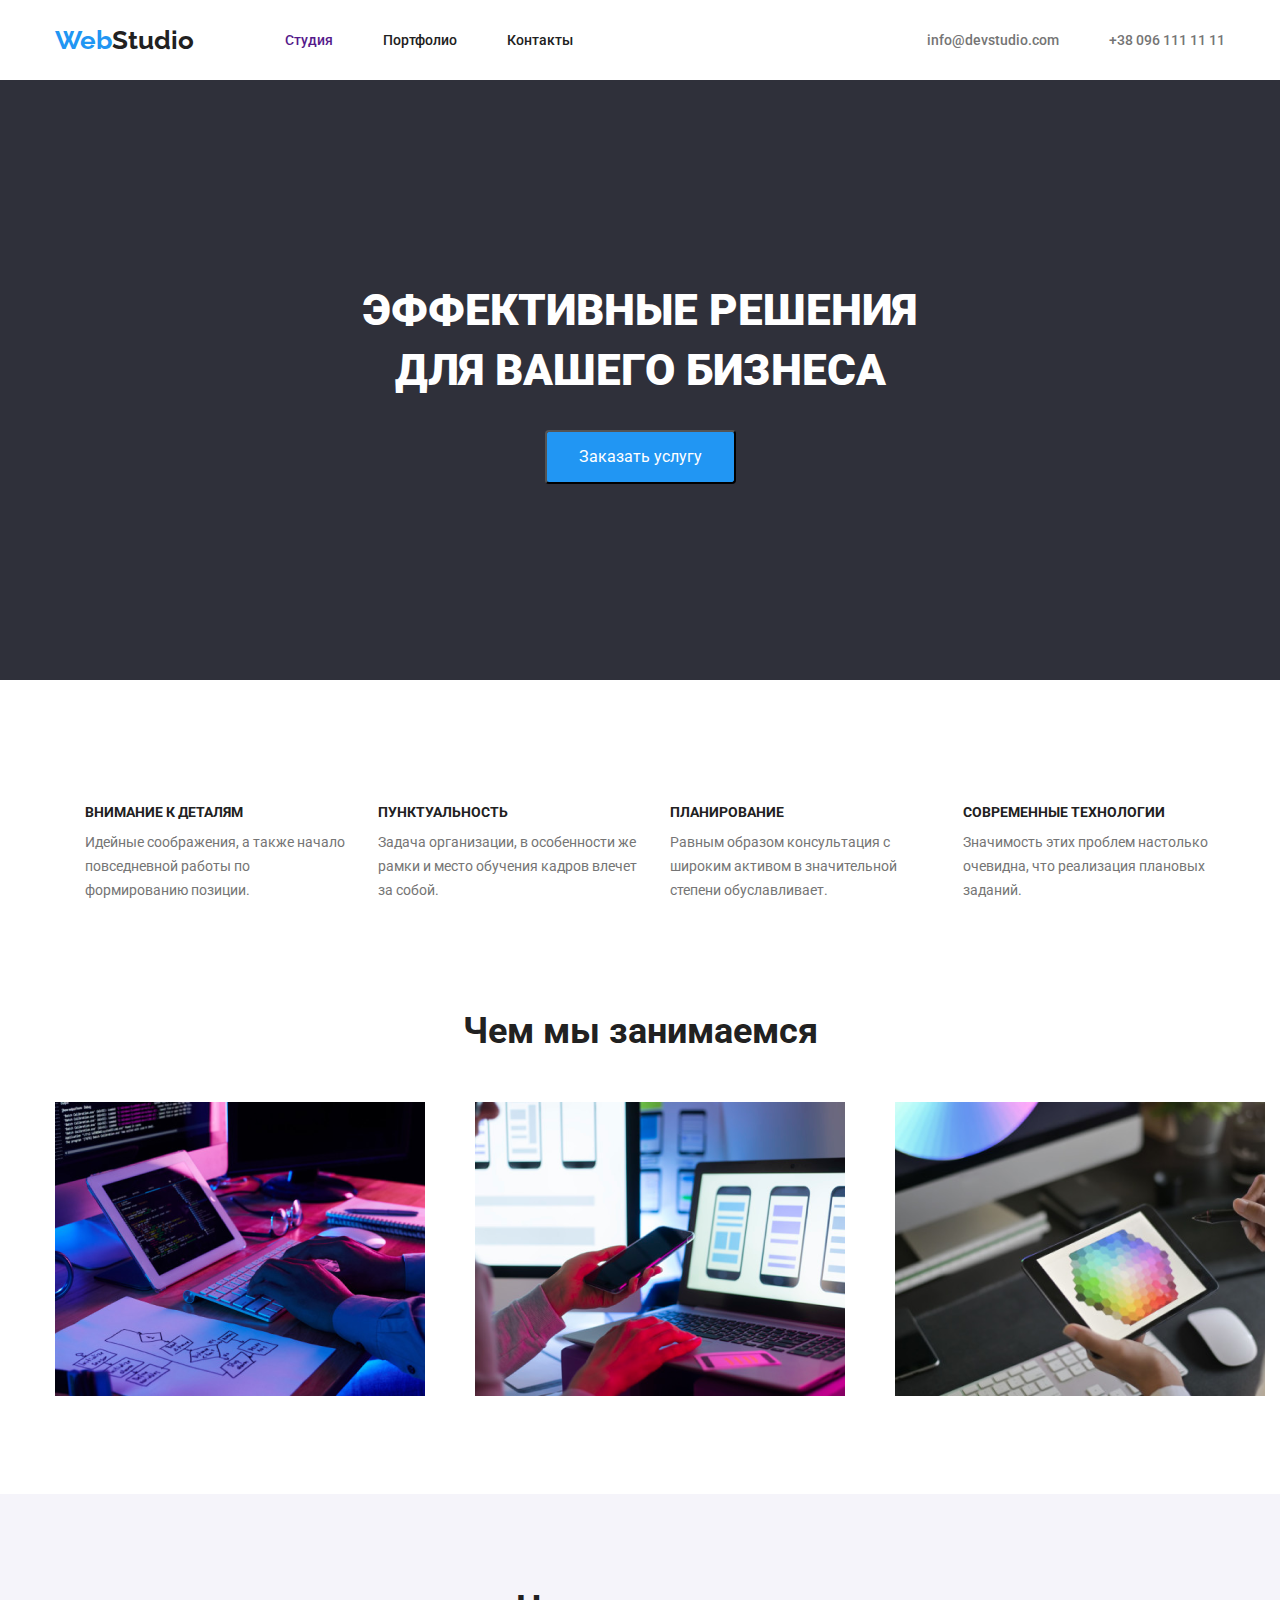
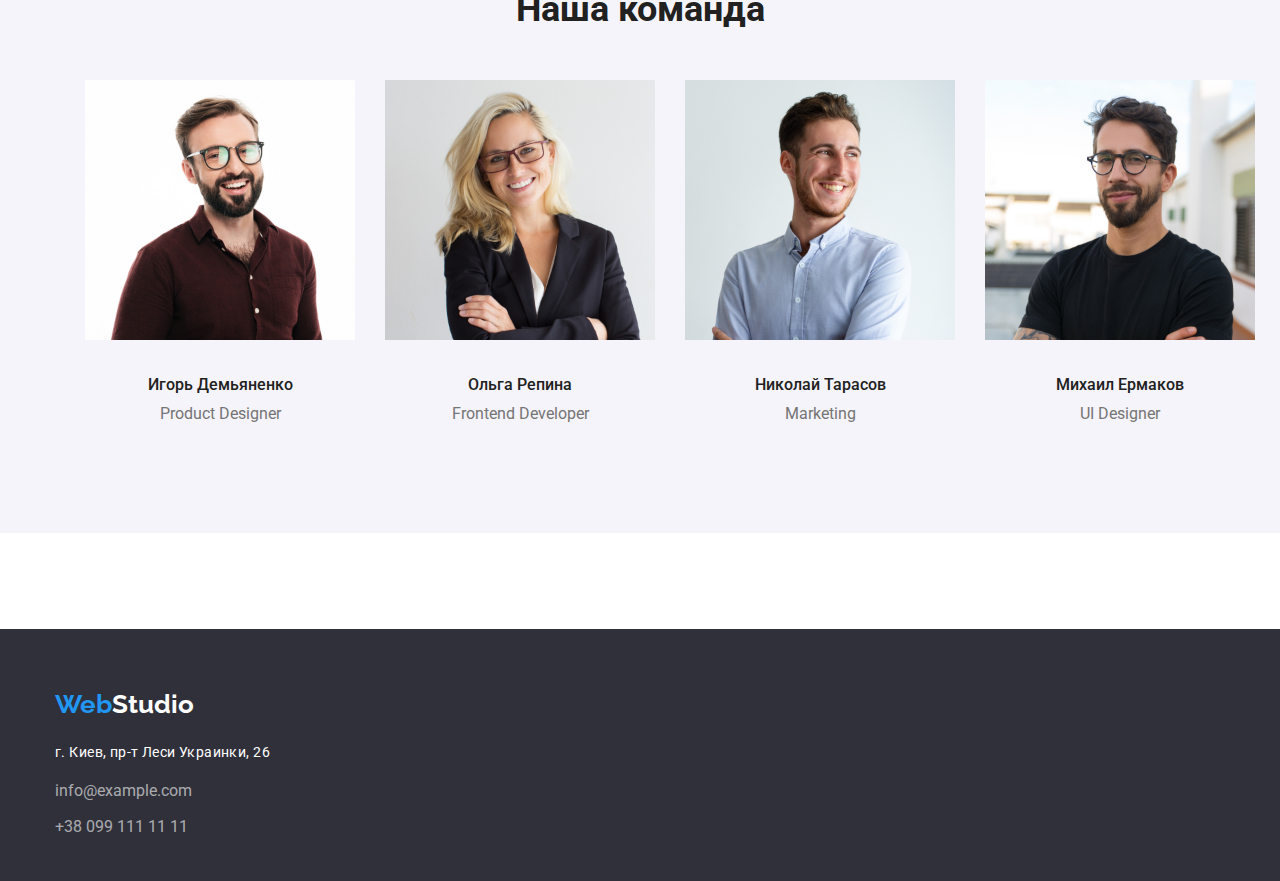
<file: index.html>
<!DOCTYPE html>
<html lang="en">
<head>
    <meta charset="UTF-8">
    <meta name="viewport" content="width=device-width, initial-scale=1.0">
    <title>Document</title>
    <link rel="stylesheet" href="https://cdnjs.cloudflare.com/ajax/libs/modern-normalize/1.0.0/modern-normalize.min.css">
    <link rel="stylesheet" href="https://cdnjs.cloudflare.com/ajax/libs/modern-normalize/1.0.0/modern-normalize.css">
    <link rel="preconnect" href="https://fonts.gstatic.com">
    <link href="https://fonts.googleapis.com/css2?family=Raleway:wght@400;700&family=Roboto:wght@400;500;700;900&display=swap" rel="stylesheet">
    <link rel="stylesheet" href="./styles.css">
</head>
<body>
  
  <header>
    <div class="container">
   <nav class="main-nav">
      <a href=""><span class="logo" >Web</span><span class="logo-page">Studio</span></a>
   <ul class="site-nav">
       <li class="item"><a class="change-color.current" href="">Студия</a></li>  
       <li class="item"><a class="change-color" href="./portfolio.html">Портфолио</a></li>  
       <li class="item"><a class="change-color" href="">Контакты</a></li>  
  </ul> 
  
  <ul class="site-too">
    <li class="item"><a class="change-color-mail" href="mailto:info@devstudio.com">info@devstudio.com</a></li>  
    <li class="item"><a class="change-color-mail" href="tel:+380961111111">+38 096 111 11 11</a></li>  
 </ul> 
   </nav>
  </div>
 </header>

 
 <!--секция-->
<main>
  
<section class="graybackground-page">
  <div class="container">
    <div class="conteiner-zagol">
     <h1 class="main-text">ЭФФЕКТИВНЫЕ РЕШЕНИЯ <br> ДЛЯ ВАШЕГО БИЗНЕСА</h1></div>
     <div class="button-radi"><button class="button">Заказать услугу</button></div>
    </div>
</section>

 <!--секция2-->
 
 <section class="box-infor">
   <div class="container">
 <ul class="information-menu">
   <div class="info">
   <li><h3 class="information">Внимание к деталям</h3>
    <p class="information-text">Идейные соображения, а также начало повседневной работы по формированию позиции.</p></li></div>
    <div class="info">
    <li><h3 class="information">Пунктуальность</h3> 
    <p class="information-text">Задача организации, в особенности же рамки и место обучения кадров влечет за собой.</p></li></div>
    <div class="info">
   <li><h3 class="information">Планирование</h3> 
    <p class="information-text">Равным образом консультация с широким активом в значительной степени обуславливает.</p></li></div>
    <div class="info">
   <li><h3 class="information">Современные технологии</h3> 
    <p class="information-text"> Значимость этих проблем настолько очевидна, что реализация плановых заданий.</p></li></div>
</ul>
</div>
</section>


 <!--секция3-->
 
   <section class="box-prez">
  <div class="container">
  <div class="cont-box">
   <h2 class="presentation">Чем мы занимаемся</h2>
   <ul class="present-box">
    <li class="box-item"><img src="./img/img.png" alt="Человек набирает текст" width="370" ></li> 
    <li class="box-item"><img src="./img/img(1).png" alt="человек держит телефон" width="370"></li> 
    <li class="box-item"><img src="./img/img(2).png" alt="человек держит планшет" width="370"></li> 
  </ul>
  </div>
  </div>
  </section>

 <!--секция4-->
   <section class="comanda">
     <div class="container">
    <h2 class="presentation">Наша команда</h2>
 <ul class="comanda-present">
    <li class="com-pres"><img src="./img/img4.jpg" alt="фото Игорь Демьяненко" width="270">
     <h3 class="presentation-name">Игорь Демьяненко</h3> 
     <p class="presentation-prof">Product Designer</p></li>
    
     <li class="com-pres"><img src="./img/img5.jpg" alt="фото Ольга Репина" width="270">
      <h3 class="presentation-name">Ольга Репина</h3> 
      <p class="presentation-prof">Frontend Developer</p></li>
    
     <li class="com-pres"><img src="./img/img6.jpg" alt="фото Николай Тарасов" width="270">
      <h3 class="presentation-name">Николай Тарасов</h3> 
      <p class="presentation-prof">Marketing</p></li> 
     
     <li class="com-pres"><img src="./img/img7.jpg" alt="фото Михаил Ермаков" width="270">
      <h3 class="presentation-name">Михаил Ермаков</h3> 
      <p class="presentation-prof">UI Designer</p></li>
 </ul>
 </div>
  </section>
</main>
   <!--секция5-->
<footer class="graybackground">
    <div class="gray-footer">
    <div class="container">
    <div class="conteiner-footer">
    <a href=""><span class="logo">Web</span><span class="logo-page-too">Studio</span></a>
      <address class="contactable">г. Киев, пр-т Леси Украинки, 26</address>
     <ul class="foter-li">
     <li class="foter-li"><a class="contactable-info" href="mailto:info@example.com">info@example.com</a></li> 
     <li class="foter-li"><a class="contactable-info" href="tel:+380991111111">+38 099 111 11 11</a></li>
     </ul>
    </div>
    </div>
    </div>
</footer>

</body>
</html>
</file>
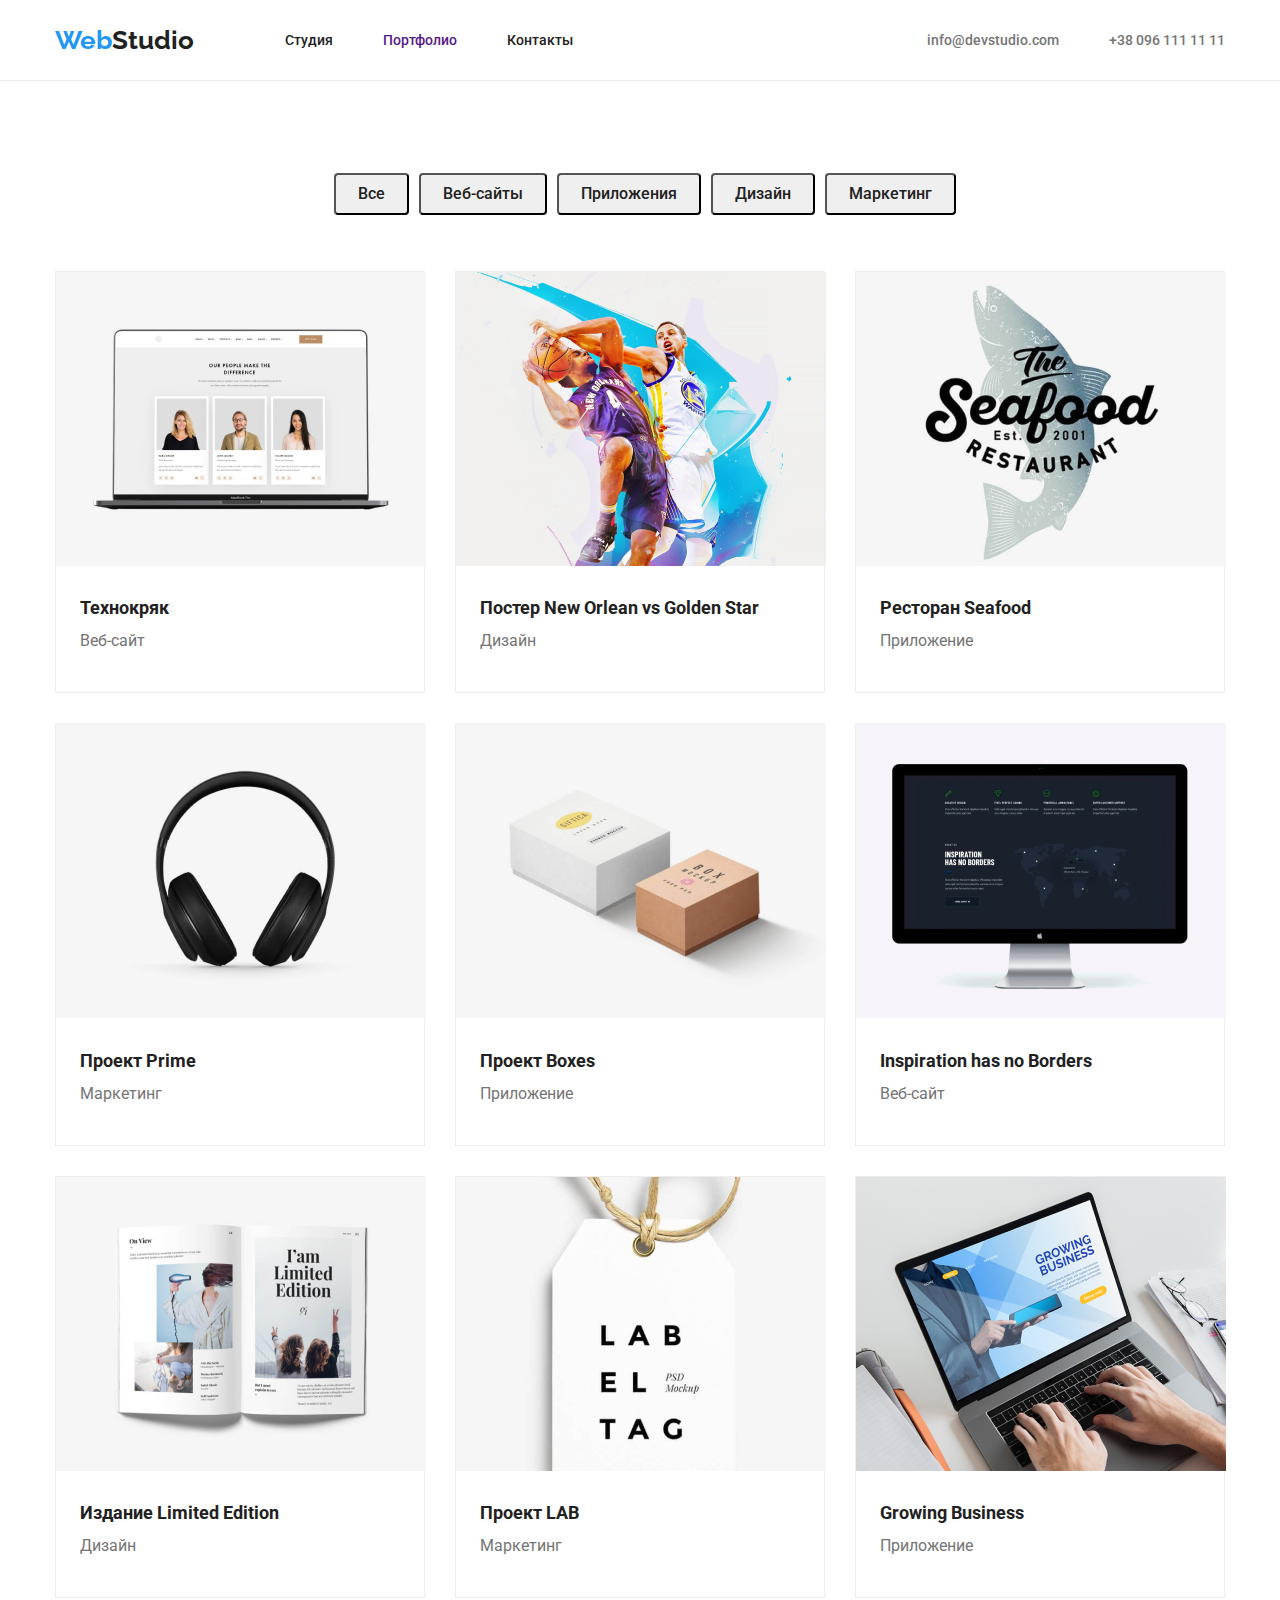
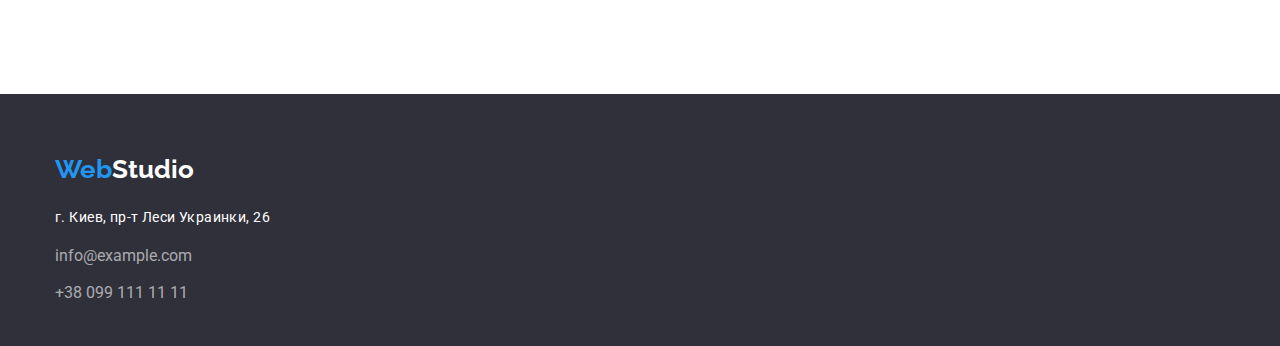
<file: portfolio.html>
<!DOCTYPE html>
<html lang="en">
<head>
    <meta charset="UTF-8">
    <meta name="viewport" content="width=device-width, initial-scale=1.0">
    <title>Document</title>
    <link rel="stylesheet" href="https://cdnjs.cloudflare.com/ajax/libs/modern-normalize/1.0.0/modern-normalize.min.css">
    <link rel="stylesheet" href="https://cdnjs.cloudflare.com/ajax/libs/modern-normalize/1.0.0/modern-normalize.css">
    <link rel="preconnect" href="https://fonts.gstatic.com">
    <link href="https://fonts.googleapis.com/css2?family=Raleway:wght@400;700&family=Roboto:wght@400;500;700;900&display=swap" rel="stylesheet">
    <link rel="stylesheet" href="./styles.css">
</head>
<body>
     <!--секция-шапка-->
    <header class="line">
        <div class="container">
        <nav class="main-nav">
            <a href=""><span class="logo">Web</span><span class="logo-page">Studio</span></a>
            <ul class="site-nav">
                <li class="item"><a class="change-color" href="./index.html">Студия</a></li>
                <li class="item"><a class="change-color.current" href="">Портфолио</a></li>
                <li class="item"><a class="change-color" href="">Контакты</a></li>
            </ul>
        
            <ul class="site-too">
            <li class="item"><a class="change-color-mail" href="info@devstudio.com">info@devstudio.com</a></li>
            <li class="item"><a class="change-color-mail" href="+380961111111">+38 096 111 11 11</a></li>
           </ul>
        </nav>
        </div>
    </header>
    <!--секция-кнопки--> 
    <main>
<section class=".pictures-list">
    <div class="container">
    <ul class="portf-button">
    <li class="port-but"><button class="button-less" type="button">Все</button></li>
    <li class="port-but"><button class="button-less" type="button">Веб-сайты</button></li>  
    <li class="port-but"><button class="button-less" type="button">Приложения</button></li>
    <li class="port-but"><button class="button-less" type="button">Дизайн</button></li>
    <li class="port-but"><button class="button-less" type="button">Маркетинг</button></li>
   </ul>
</div>

     <!--секция-картинки-->
    
     <div class="container">
<ul class="feature-list">
<li class="item-list"><a href=""><img src="./img/img8.png" alt="фото женщины и 2 мущин" width="370">
<div class="cont-pictur"><h2 class="pictures-page">Технокряк</h2>
<p class="pictures-link">Веб-сайт</p></div>
<p></p></a></li>

<li class="item-list"><a href=""><img src="./img/img9.png" alt="2 баскетболиста борятся за мяч" width="370">
<div class="cont-pictur"><h2 class="pictures-page">Постер New Orlean vs Golden Star</h2>
<p class="pictures-link">Дизайн</p></div>
<p></p></a></li>

<li class="item-list"><a href=""><img src="./img/img10.png" alt="логотип ресторана" width="370">
<div class="cont-pictur"><h2 class="pictures-page">Ресторан Seafood</h2>
<p class="pictures-link">Приложение</p></div>
<p></p></a></li>

<li class="item-list"><a href=""><img src="./img/img11.png" alt="наушники" width="370">
<div class="cont-pictur"><h2 class="pictures-page">Проект Prime</h2>
<p class="pictures-link">Маркетинг</p></div>
<p></p></a></li>

<li class="item-list"><a href=""><img src="./img/img12.png" alt="две коробки" width="370">
<div class="cont-pictur"><h2 class="pictures-page">Проект Boxes</h2>
<p class="pictures-link">Приложение</p></div>
<p></p></a></li>

<li class="item-list"><a href=""><img src="./img/img13.png" alt="заставка монитора" width="370">
<div class="cont-pictur"><h2 class="pictures-page">Inspiration has no Borders</h2>
<p class="pictures-link">Веб-сайт</p></div>
<p></p></a></li>

<li class="item-list"><a href=""><img src="./img/img14.png" alt="откритый журнал" width="370">
<div class="cont-pictur"><h2 class="pictures-page">Издание Limited Edition</h2>
<p class="pictures-link">Дизайн</p></div>
<p></p></a></li>

<li class="item-list"><a href=""><img src="./img/img15.png" alt="етикетка проекта" width="370">
<div class="cont-pictur"><h2 class="pictures-page">Проект LAB</h2>
<p class="pictures-link">Маркетинг</p></div>
<p></p></a></li>

<li class="item-list"><a href=""><img src="./img/img16.png" alt="человек рабртает за ноутбуком" width="370">
<div class="cont-pictur"><h2 class="pictures-page">Growing Business</h2>
<p class="pictures-link">Приложение</p></div>
<p></p></a></li>

</ul>
</div>
</section>

</main>
<!--секция-контакти-->
<footer class="graybackground">
    <div class="gray-footer">
    <div class="container">
    <div class="conteiner-footer">
    <a href=""><span class="logo">Web</span><span class="logo-page-too">Studio</span></a>
      <address class="contactable">г. Киев, пр-т Леси Украинки, 26</address>
     <ul class="foter-li">
     <li class="foter-li"><a class="contactable-info" href="mailto:info@example.com">info@example.com</a></li> 
     <li class="foter-li"><a class="contactable-info" href="tel:+380991111111">+38 099 111 11 11</a></li>
     </ul>
    </div>
    </div>
    </div>
</footer>

</body>
</html>
</file>
<file: styles.css>
/* основные цвета */
/* основной цвет color: #212121; */
/* цвет мелким шрифтом color: #757575; */
/* цвет адреса  color: rgba(255, 255, 255, 0.6);*/
/* вторичный цвет color: #FFFFFF;*/
/* цвет для лого color: #2196F3;*/
html {
  box-sizing: border-box;
}
*,
*::before,
*::after {
  box-sizing: inherit;
}

body {
  color: #212121;
  background-color: #fff;
  font-family: Roboto, sans-serif;
}
ul {
  list-style: none;
  margin: 0;
  padding: 0;
}
a {
  text-decoration: none;
}
h1,
h2,
h3,
h4 {
  margin: 0px;
  padding: 0px;
}

.graybackground-page,
.graybackground {
  background: #2f303a;
}
.section {
  padding: 94px; 0;
}

/*DIV*/
.container {
  width: 1200px;
  padding-left: 15px;
  padding-right: 15px;
  margin-left: auto;
  margin-right: auto;
}

/*ХЕДЕР*/
.line {
  border-bottom: 1px solid #ECECEC;
}
.site-nav {
  display: flex;
  margin-left: 91px;
}
.site-nav .item {
  margin-right: 50px;
  padding-top: 32px;
  padding-bottom: 32px;
}

.site-nav .item:last-child {
  margin-right: 0px;
}
.site-too {
  display: flex;
  margin-left: auto;
}
.site-too .item + .item {
  margin-left: 50px;
}
.main-nav {
  display: flex;
  align-items: center;
  margin-left: auto;
  margin-right: auto;
}

/*Загорловок*/
.graybackground-page {
  height: 600px;
  
}
.conteiner-zagol {
  width: 696px;

  text-align: center;
  padding-top: 200px;
  margin-left: auto;
  margin-right: auto;
}
.main-text {
  font-weight: 900;
  font-size: 44px;
  line-height: 60px;
  color: #fff;
  text-align: center;
}
.button {
  font-size: 16px;
  line-height: 30px;
  background-color: #2196f3;
  color: #ffffff;
  border-radius: 4px;
  padding-top: 10px;
  padding-right: 32px;
  padding-bottom: 10px;
  padding-left: 32px;
}
.button-radi {
  margin-top: 30px;
  text-align: center;
}
/*Секция 2 информвция*/
.information-menu {
  display: flex;
  width: 1170px;
}
.box-infor {
  padding-top: 94px;
}

.information {
  font-weight: 700;
  font-size: 14px;
  line-height: 16px;
  text-transform: uppercase;
  padding-top: 30px;
}
.information-text {
  font-weight: normal;
  font-size: 14px;
  line-height: 24px;
  color: #757575;
  margin-top: 10px;
}
.info {
  width: 270px;
  margin-left: 30px;
}
.info :last-child {
  margin-left: auto;
}
/*секция 3 презентация*/

.present-box {
  display: flex;
  padding-top: 50px;
}
.present-box .box-item + .box-item {
  margin-left: 50px;
}
.box-prez {
  padding-top: 94px;
  padding-bottom: 94px ;
}
/*секция 4 команда*/

.comanda {
  /*margin-top: 94px;*/
  padding-top: 94px;
  padding-bottom: 94px;
  background: #F5F4FA;
}
.comanda-present {
  display: flex;
  margin-top: 50px;
}
.comanda-present .com-pres + .com-pres + .com-pres {
  padding-left: 30px;
}
.com-pres{
  padding-left: 30px;
}
/*секция 5 футер*/
.graybackground {
  height: 252px;
  padding-top: 60px;
  margin-top: 96px;
}
.conteiner-footer {
 
 
}
.foter-li {
  padding-top: 9px;
  padding-bottom: 9px;
}

/*Портфолио картинки*/
.pictures-list{
  padding-bottom: 94px;
}
.feature-list {
  display: flex;
  flex-wrap: wrap;
  padding-top: 56px;
  
}
.item-list{
  border: 1px solid #EEEEEE;
  
}

.feature-list .item-list {
  width: 370px;
  margin-right: 30px;
  margin-bottom: 30px;
}
.feature-list .item-list:nth-child(3n) {
  margin-right: 0px;
}
.feature-list .item-list:nth-last-child(-n + 3) {
  margin-bottom: 0px;
}

.cont-pictur {
  padding-top: 20px;
  padding-right: 24px;
  padding-bottom: 20px;
  padding-left: 24px;
}
.pictures-page {
  font-weight: bold;
  font-size: 18px;
  line-height: 36px;
  color: #212121;
}
.pictures-link {
  font-weight: normal;
  font-size: 16px;
  line-height: 30px;
  color: #757575;
  margin: 0px;
  
}
.cont-link {
  padding-right: 24px;
  padding-bottom: 20px;
  padding-left: 24px;
}

/* ссилки */
.change-color {
  color: #212121;
}
.change-color-mail {
  color: #757575;
}
.change-color-mail:hover,
.change-color-mail:focus,
.contactable-info:hover,
.button-less:hover,
.button-less:focus {
  color: #2196f3;
}
.change-color:hover,
.change-color:focus {
  color: #2196f3;
}
.logo .change-color.current {
  color: #2196f3;
}
.contactable {
  font-weight: normal;
  font-size: 14px;
  line-height: 24px;
  color: #ffffff;
  letter-spacing: 0.03em;
  margin-top: 20px;
  font-style: normal;
}
.contactable-info {
  color: rgba(255, 255, 255, 0.6);
}
/*логотип*/
.logo,
.logo-page,
.logo-page-too {
  font-family: Raleway;
  font-style: normal;
  font-weight: bold;
  font-size: 26px;
  line-height: 31px;
  color: #2196f3;
}
.logo-page {
  color: #212121;
}
.logo-page-too {
  color: #fff;
}
header {
  font-weight: 500;
  font-size: 14px;
  line-height: 16px;
}

/*кнопки*/
/*Портфолио кнопки*/
.portf-button {
  display: flex;
  margin-top: 92px;
  justify-content: center;
}
.port-but {
  margin-left: 10px;
}

.portf-button + .port-but + .port-but + .port-but + .port-but {
  margin-left: 10px;
}

.button-less {
  font-weight: 500;
  font-size: 16px;
  line-height: 26px;
  color: #212121;
  border-radius: 4px;
  padding-top: 6px;
  padding-right: 22px;
  padding-bottom: 6px;
  padding-left: 22px;
}
/*инфортмация*/

.presentation {
  font-weight: bold;
  font-size: 36px;
  line-height: 42px;
  text-align: center;
  
}
.presentation-name {
  font-weight: 500;
  font-size: 16px;
  line-height: 19px;
  text-align: center;
  margin-top: 30px;
  margin-bottom: 0px;
}
.presentation-prof {
  font-weight: normal;
  font-size: 16px;
  line-height: 19px;
  color: #757575;
  text-align: center;
  margin-top: 10px;
}
</file>
